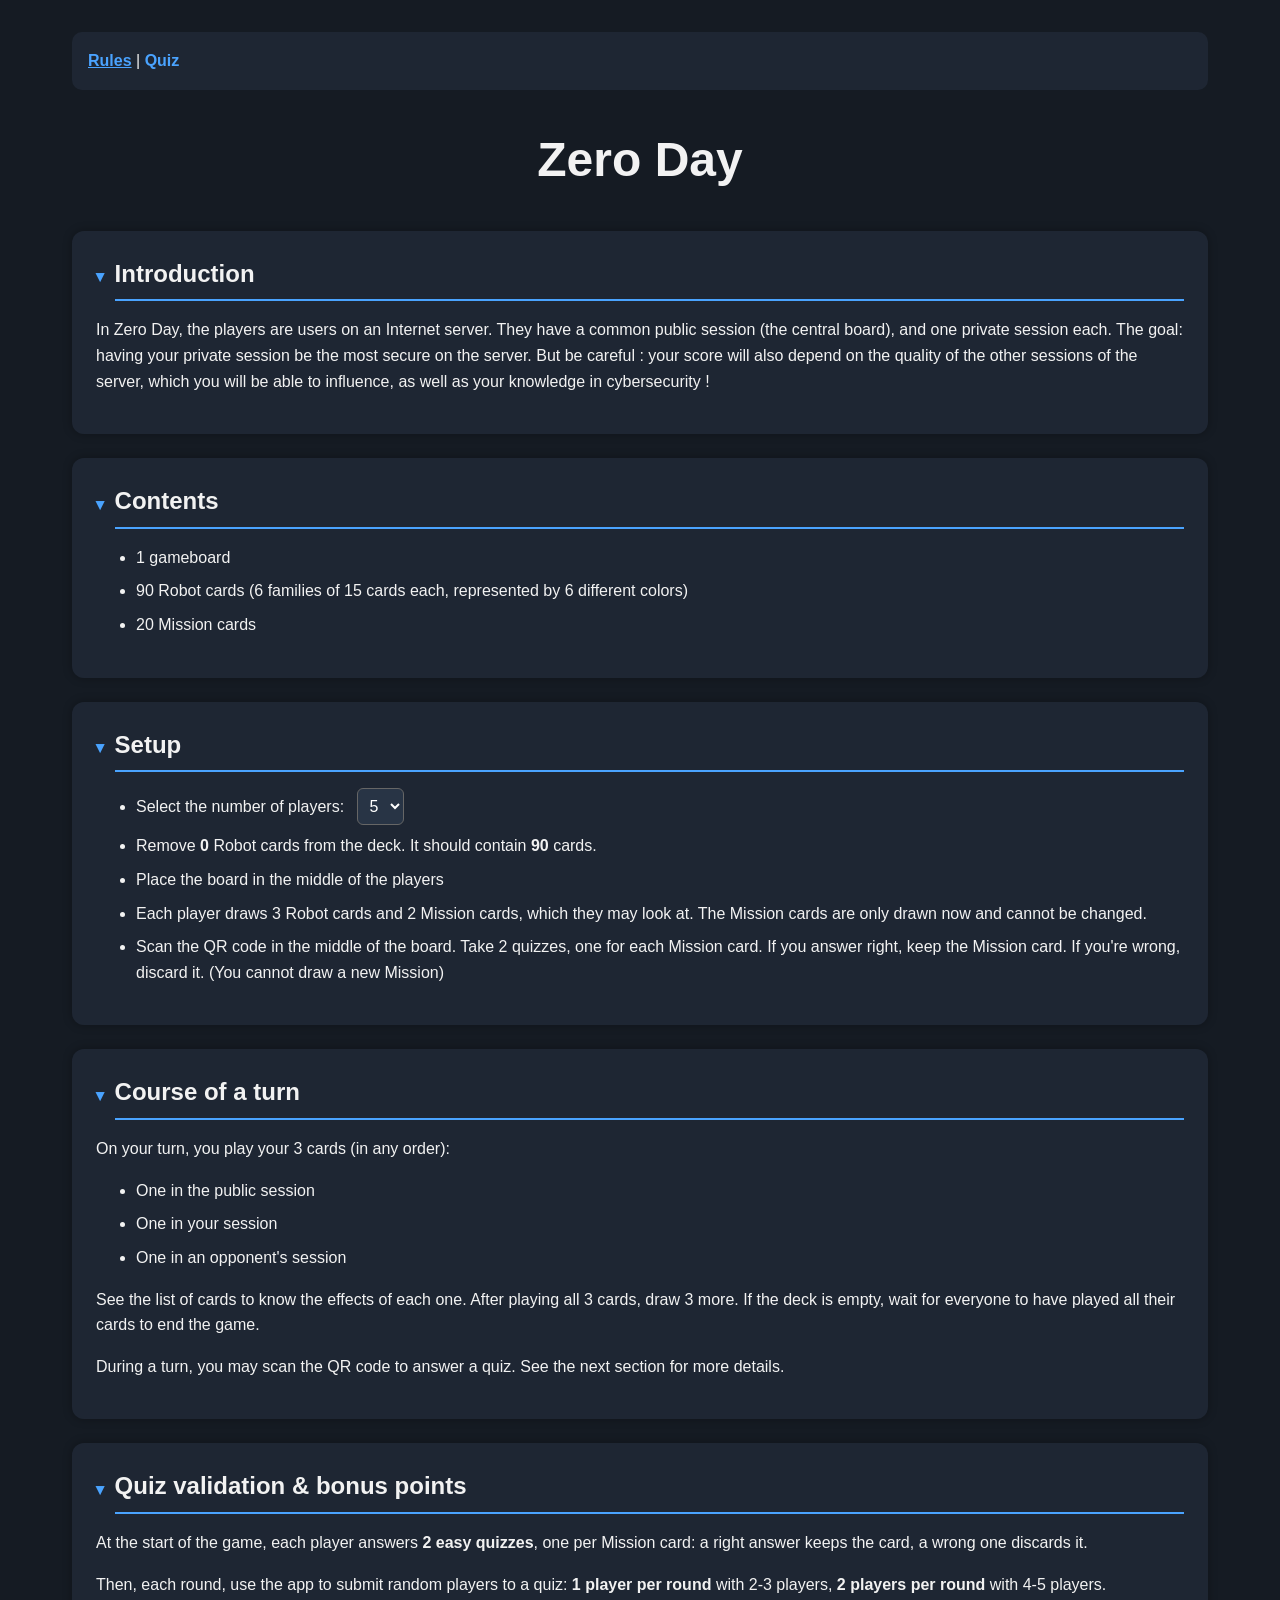
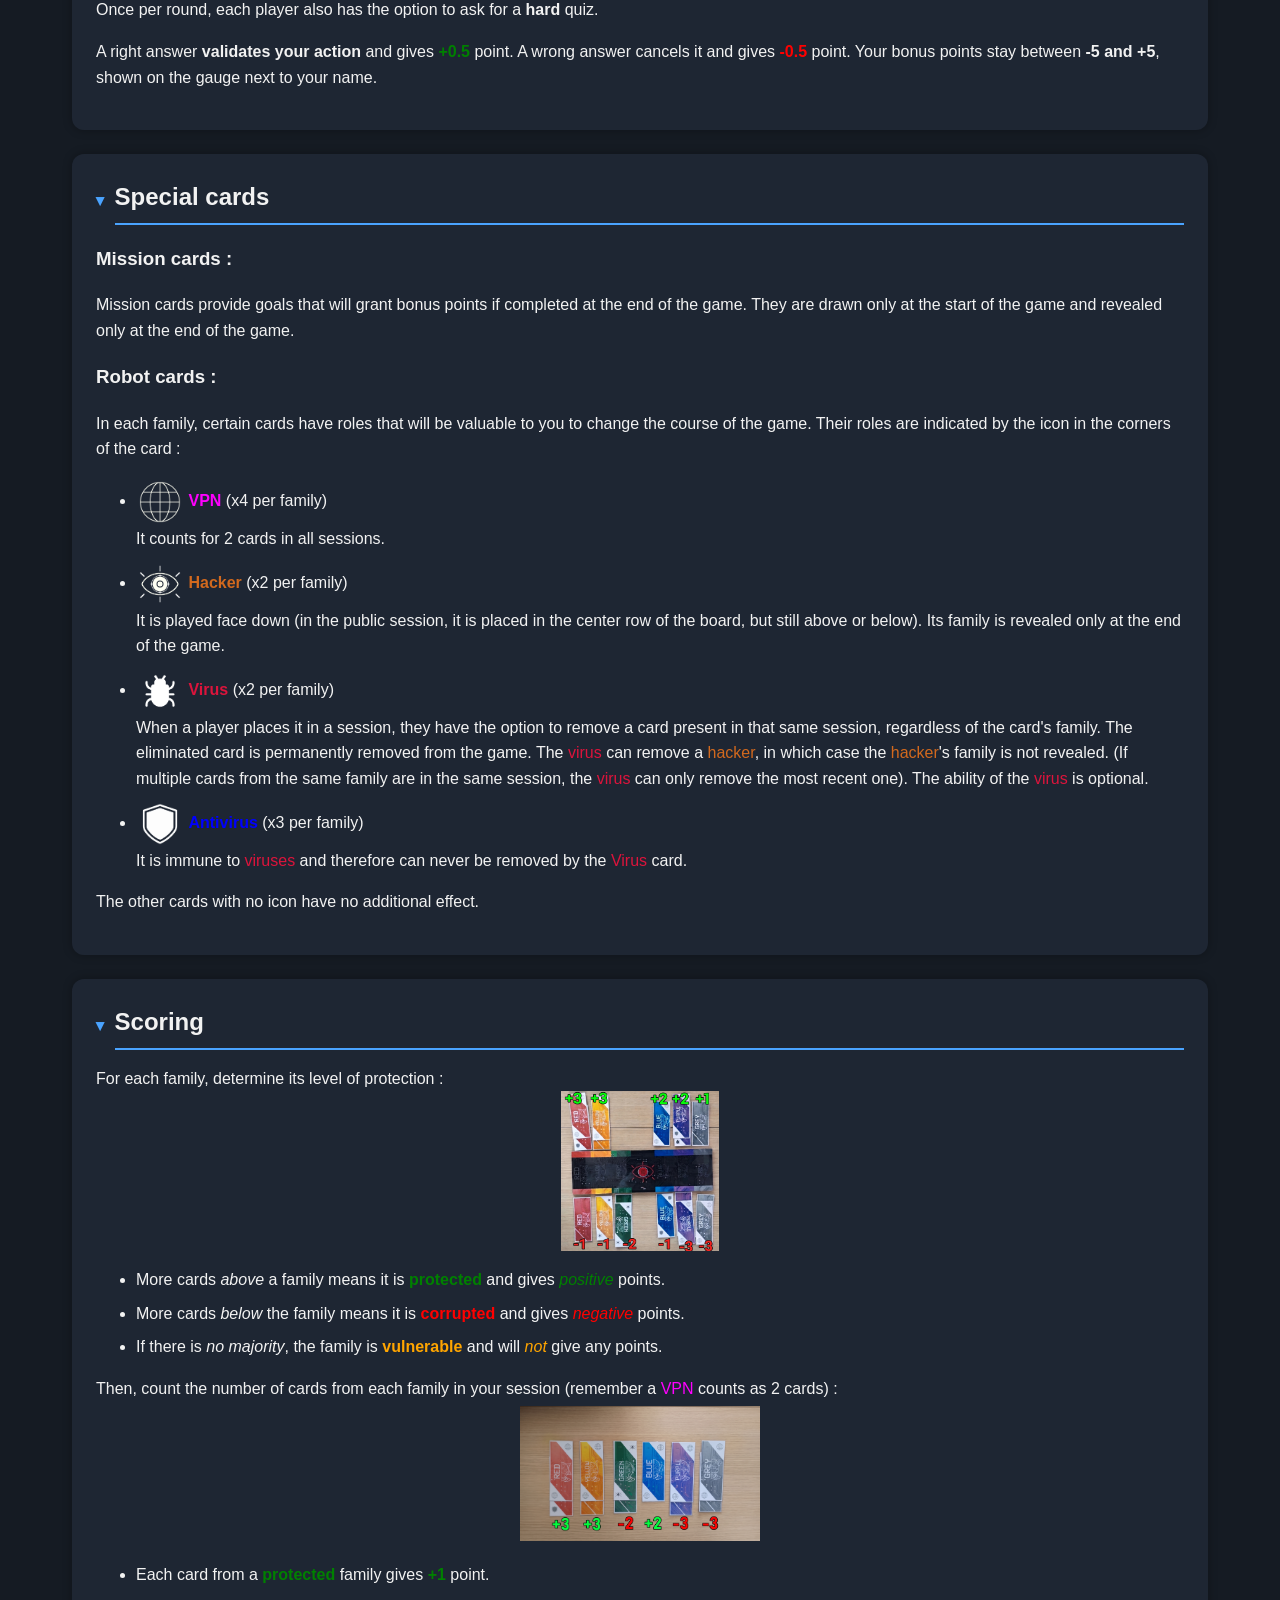
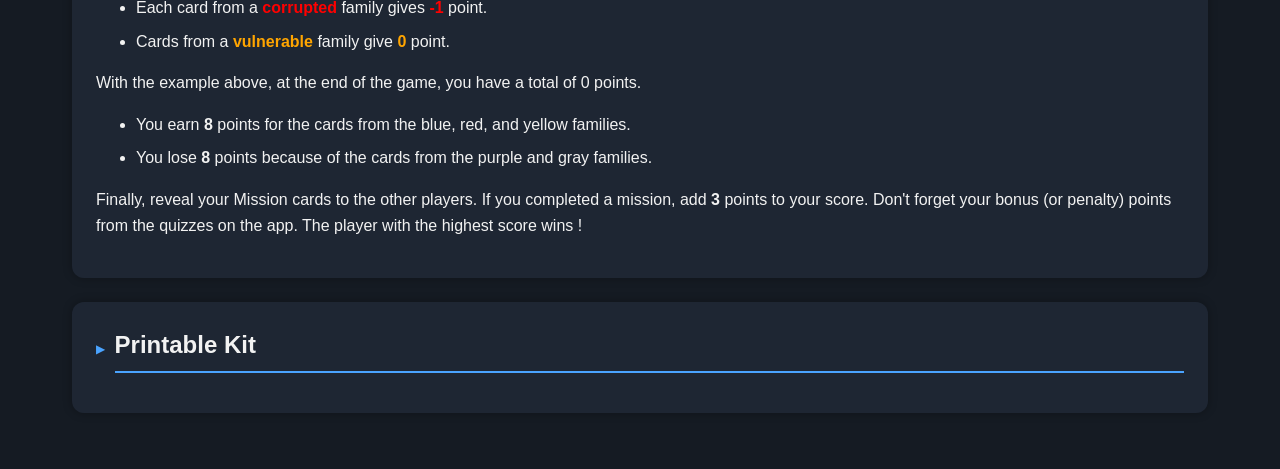
<file: index.html>
<!DOCTYPE html>
<html lang="en">

<head>
    <meta charset="UTF-8">
    <meta name="viewport" content="width=device-width, initial-scale=1.0">

    <title>Zero Day - Rules</title>

    <link rel="stylesheet" href="./style.css">
    <script src="./index.js" defer></script>

</head>

<body>

    <nav>
        <a><u>Rules</u></a> |
        <a href="./quiz.html">Quiz</a>
    </nav>

    <h1>Zero Day</h1>

    <details class="card" open>
        <summary><h2>Introduction</h2></summary>
        <p>In Zero Day, the players are users on an Internet server. They have a common public
        session (the central board), and one private session each. The goal: having your private
        session be the most secure on the server. But be careful : your score will also depend
        on the quality of the other sessions of the server, which you
        will be able to influence, as well as your knowledge in cybersecurity !</p>
    </details>

    <details class="card" open>
        <summary><h2>Contents</h2></summary>

        <ul>
            <li>1 gameboard</li>
            <li>90 Robot cards (6 families of 15 cards each, represented by 6 different colors)</li>
            <li>20 Mission cards</li>
        </ul>
    </details>

    <details class="card" open>
        <summary><h2>Setup</h2></summary>

        <ul>
            <li>
                <label for="players"> Select the number of players:</label>
                <select id="players">
                    <option value="5" data-cards-to-remove="0">5</option>
                    <option value="4" data-cards-to-remove="6">4</option>
                    <option value="3" data-cards-to-remove="18">3</option>
                    <option value="2" data-cards-to-remove="30">2</option>
                </select>
            </li>
            <li>
                Remove <strong id="removed-cards">0</strong> Robot cards from the deck.
                It should contain
                <strong id="remaining-cards">90</strong> cards.
            </li>
            <li>Place the board in the middle of the players</li>
            <li>
                Each player draws 3 Robot cards and 2 Mission cards, which they may look at.
                The Mission cards are only drawn now and cannot be changed.
            </li>
            <li>
                Scan the QR code in the middle of the board. Take 2 quizzes, one for each Mission card.
                If you answer right, keep the Mission card.
                If you're wrong, discard it. (You cannot draw a new Mission)
            </li>
        </ul>
    </details>

    <details class="card" open>

        <summary><h2>Course of a turn</h2></summary>

        On your turn, you play your 3 cards (in any order):

        <ul>
            <li>One in the public session</li>
            <li>One in your session</li>
            <li>One in an opponent's session</li>
        </ul>
        <p>
            See the list of cards to know the effects of each one.
            After playing all 3 cards, draw 3 more.
            If the deck is empty, wait for everyone to have played all their cards to end the game.
        </p>
        <p>
            During a turn, you may scan the QR code to answer a quiz. 
            See the next section for more details.
        </p>
    </details>

    <details class="card" open>
        <summary><h2>Quiz validation & bonus points</h2></summary>
        <p>
            At the start of the game, each player answers <strong>2 easy quizzes</strong>, one per Mission card:
            a right answer keeps the card, a wrong one discards it.
        </p>
        <p>
            Then, each round, use the app to submit random players to a quiz: <strong>1 player per round</strong> with 2-3 players,
            <strong>2 players per round</strong> with 4-5 players. <br> 
            Once per round, each player also has the option to ask for a <strong>hard</strong> quiz.
        </p>
        <p>
            A right answer <strong>validates your action</strong> and gives <strong class="protected">+0.5</strong> point.
            A wrong answer cancels it and gives <strong class="corrupted">-0.5</strong> point.
            Your bonus points stay between <strong>-5 and +5</strong>, shown on the gauge next to your name.
        </p>
    </details>

    <details class="card" open>

        <summary><h2>Special cards</h2></summary>

        <h3>Mission cards :</h3>
        <p>
            Mission cards provide goals that will grant bonus points if completed at the end of the game.
            They are drawn only at the start of the game and revealed only at the end of the game.
        </p>

        <h3>Robot cards :</h3>
        <p>
            In each family, certain cards have roles that will be valuable to you to change the course of the game.
            Their roles are indicated by the icon in the corners of the card :
        </p>

        <ul class="role-icons">
            <li>
                <img src="./assets/vpn.png">
                <strong class="vpn">VPN</strong> (x4 per family) <br>
                It counts for 2 cards in all sessions.
            </li>
            <li>
                <img src="./assets/hacker.png">
                <strong class="hacker">Hacker</strong> (x2 per family) <br>
                It is played face down (in the public session, it is placed in the center row of the board, but still above or below).
                Its family is revealed only at the end of the game.
            </li>
            <li>
                <img src="./assets/virus.png">
                <strong class="virus">Virus</strong> (x2 per family) <br>
                When a player places it in a session,
                they have the option to remove a card present in that same session,
                regardless of the card's family.

                The eliminated card is permanently removed from the game.

                The <span class="virus">virus</span>
                can remove a <span class="hacker">hacker</span>,
                in which case the <span class="hacker">hacker</span>'s family is not revealed.

                (If multiple cards from the same family are in the same session,
                the <span class="virus">virus</span> can only remove the most recent one).

                The ability of the <span class="virus">virus</span> is optional.
            </li>
            <li>
                <img src="./assets/antivirus.png">
                <strong class="antivirus">Antivirus</strong> (x3 per family) <br>
                It is immune to <span class="virus">viruses</span>
                and therefore can never be removed 
                by the <span class="virus">Virus</span> card.
            </li>

        </ul>

        <p>
            The other cards with no icon have no additional effect.
        </p>

    </details>

    <details class="card" open>

        <summary><h2>Scoring</h2></summary>

        For each family, determine its level of protection :
        <img class="score1" src="./assets/score1.jpg">

        <ul>
            <li>
                More cards <em>above</em> a family means
                it is <strong class="protected">protected</strong>
                and gives
                <em class="protected">positive</em> points.
            </li>
            <li>
                More cards <em>below</em> the family means
                it is <strong class="corrupted">corrupted</strong>
                and gives
                <em class="corrupted">negative</em> points.
            </li>
            <li>
                If there is <em>no majority</em>,
                the family is <strong class="vulnerable">vulnerable</strong>
                and will <em class="vulnerable">not</em> give any points.
            </li>
        </ul>

        Then, count the number of cards from each family in your session
        (remember a <span class="vpn">VPN</span> counts as 2 cards) :

        <img class="score2" src="./assets/score2.jpg">
        <ul>
            <li>
                Each card from a
                <strong class="protected">protected</strong>
                family gives
                <strong class="protected">+1</strong> point.
            </li>

            <li>
                Each card from a
                <strong class="corrupted">corrupted</strong>
                family gives
                <strong class="corrupted">-1</strong> point.
            </li>

            <li>
                Cards from a
                <strong class="vulnerable">vulnerable</strong>
                family give
                <strong class="vulnerable">0</strong> point.
            </li>
        </ul>
        <p>
            With the example above, at the end of the game, you have a total of 0 points.
            <ul>
                <li>
                    You earn <strong>8</strong> points 
                    for the cards from the blue, red, and yellow families.
                </li>
                <li>
                    You lose <strong>8</strong> points 
                    because of the cards from the purple and gray families.
                </li>
            </ul>
        </p>
        <p>
            Finally, reveal your Mission cards to the other players.
            If you completed a mission, add <strong>3</strong> points to your score.
            Don't forget your bonus (or penalty) points from the quizzes on the app.
            The player with the highest score wins !
        </p>

    </details>
    
    <details class="card">
        <summary><h2>Printable Kit</h2></summary>
        <img class="kit" src="assets/printable-kit.png">
    </details>

</body>

</html>
</file>
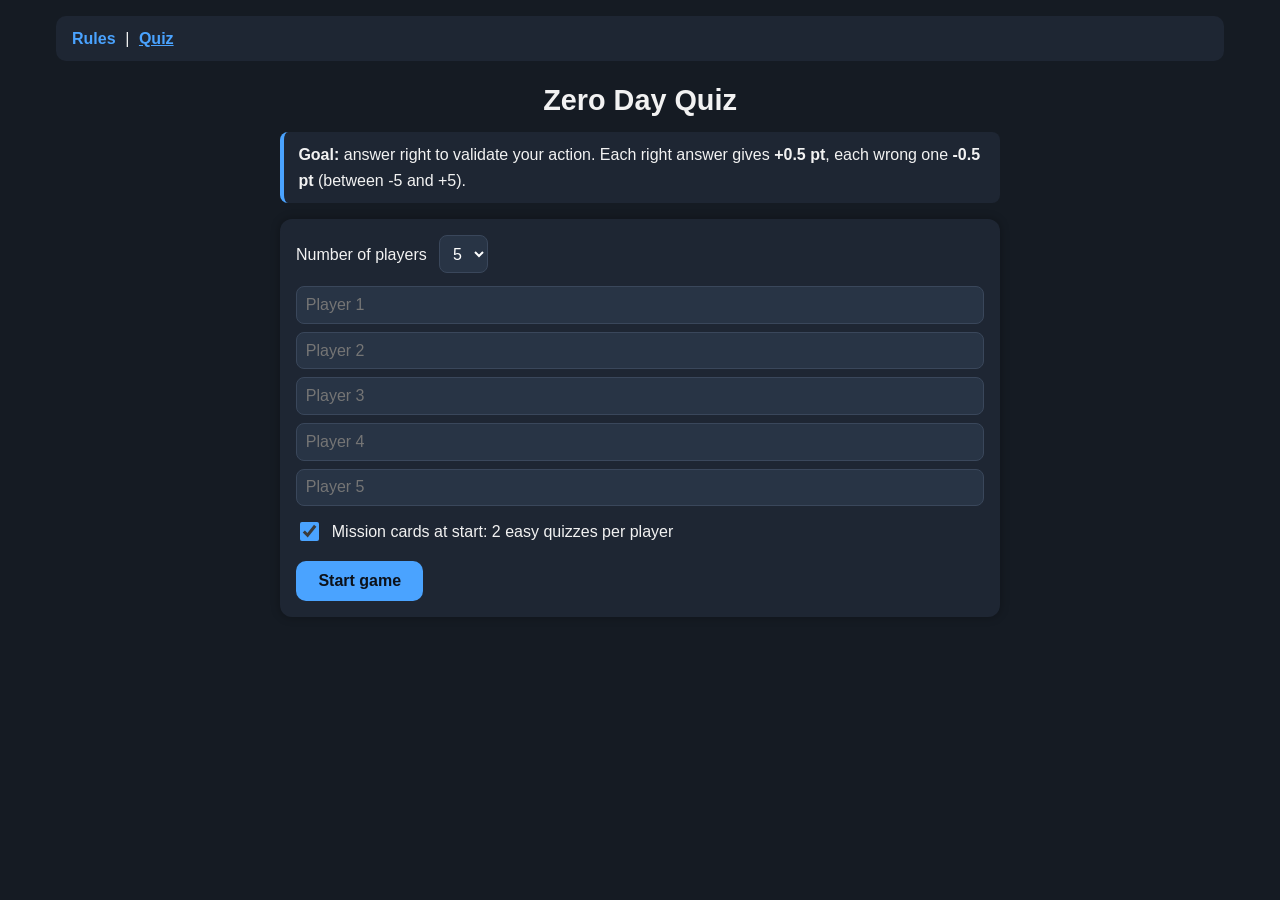
<file: quiz.html>
<!DOCTYPE html>
<html lang="en">

<head>
    <meta charset="UTF-8">
    <meta name="viewport" content="width=device-width, initial-scale=1.0">
    <title>Zero Day - Quiz</title>
    <link rel="stylesheet" href="./style.css">
    <link rel="stylesheet" href="./quiz.css">
    <script src="./quiz.js" defer></script>
</head>

<body>

    <nav>
        <a href="./index.html">Rules</a> |
        <a><u>Quiz</u></a>
        <button id="edit_button" class="link" hidden>Edit names</button>
        <button id="reset_button" class="link" hidden>New game</button>
    </nav>

    <div id="quiz-container">

        <h1>Zero Day Quiz</h1>

        <p class="goal">
            <strong>Goal:</strong> answer right to validate your action.
            Each right answer gives <strong>+0.5 pt</strong>, each wrong one <strong>-0.5 pt</strong> (between -5 and +5).
        </p>

        <section id="setup" class="card" hidden>
            <label for="player_count">Number of players</label>
            <select id="player_count">
                <option>2</option>
                <option>3</option>
                <option>4</option>
                <option selected>5</option>
            </select>
            <div id="name_fields"></div>
            <label class="check"><input type="checkbox" id="mission_option" checked> Mission cards at start: 2 easy quizzes per player</label>
            <button id="start_button" class="primary">Start game</button>
        </section>

        <section id="names_panel" class="card" hidden>
            <strong>Edit player names</strong>
            <div id="edit_fields"></div>
            <div class="button-row">
                <button id="save_names" class="primary">Save</button>
                <button id="cancel_names" class="primary secondary">Cancel</button>
            </div>
        </section>

        <section id="game" hidden>

            <p id="hint" class="hint">Tap a player to volunteer (hard quiz), or let chance decide.</p>

            <div id="scoreboard"></div>

            <button id="pick_button" class="primary" disabled>Pick a random player to do the next captcha quiz</button>

            <div id="round" hidden>
                <div id="meta">
                    <strong id="player_name"></strong>
                    <span id="cat" class="badge"></span>
                    <span id="diff" class="badge"></span>
                </div>

                <h2 id="question">Loading...</h2>

                <div id="answers"></div>

                <div class="button-row">
                    <button id="confirm_button" class="primary" disabled>Confirm</button>
                    <button id="reload_button" class="primary" hidden>Next round</button>
                </div>

                <span id="answer" hidden></span>
            </div>

        </section>

    </div>

</body>

</html>
</file>
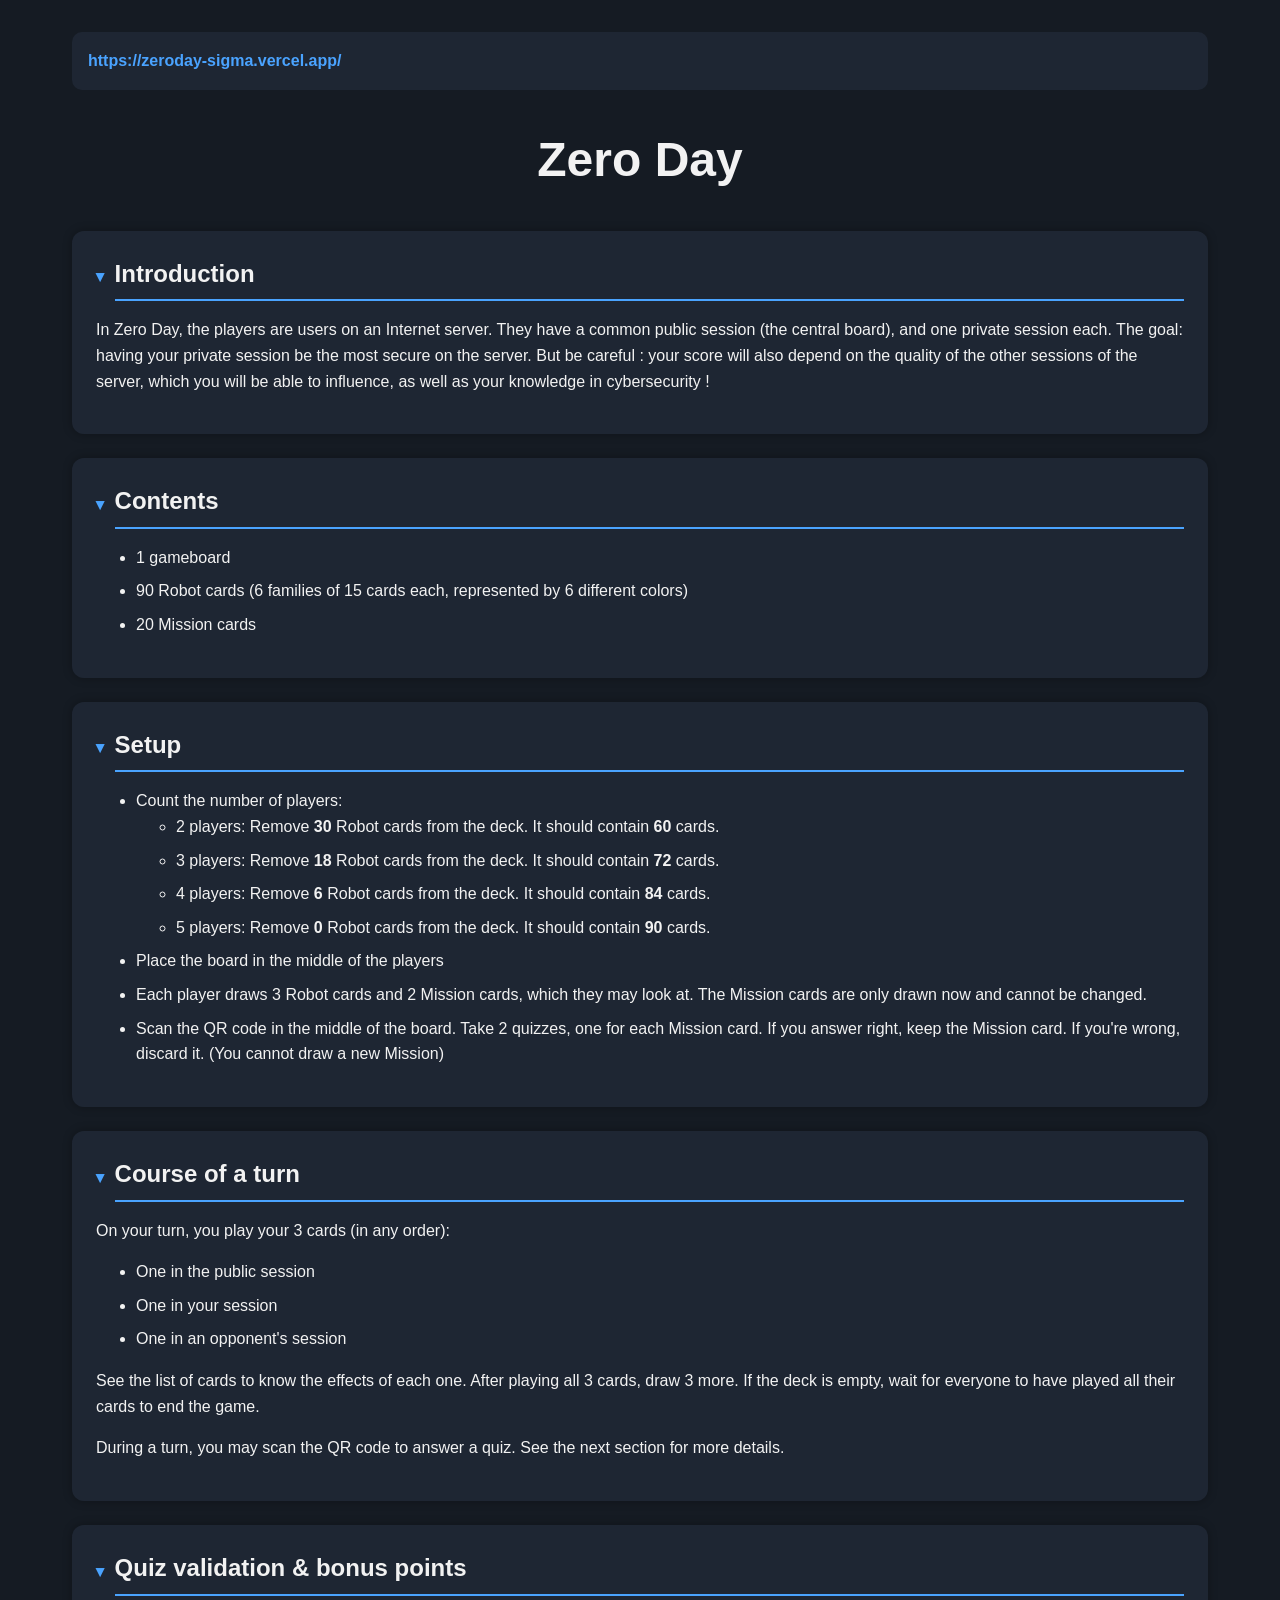
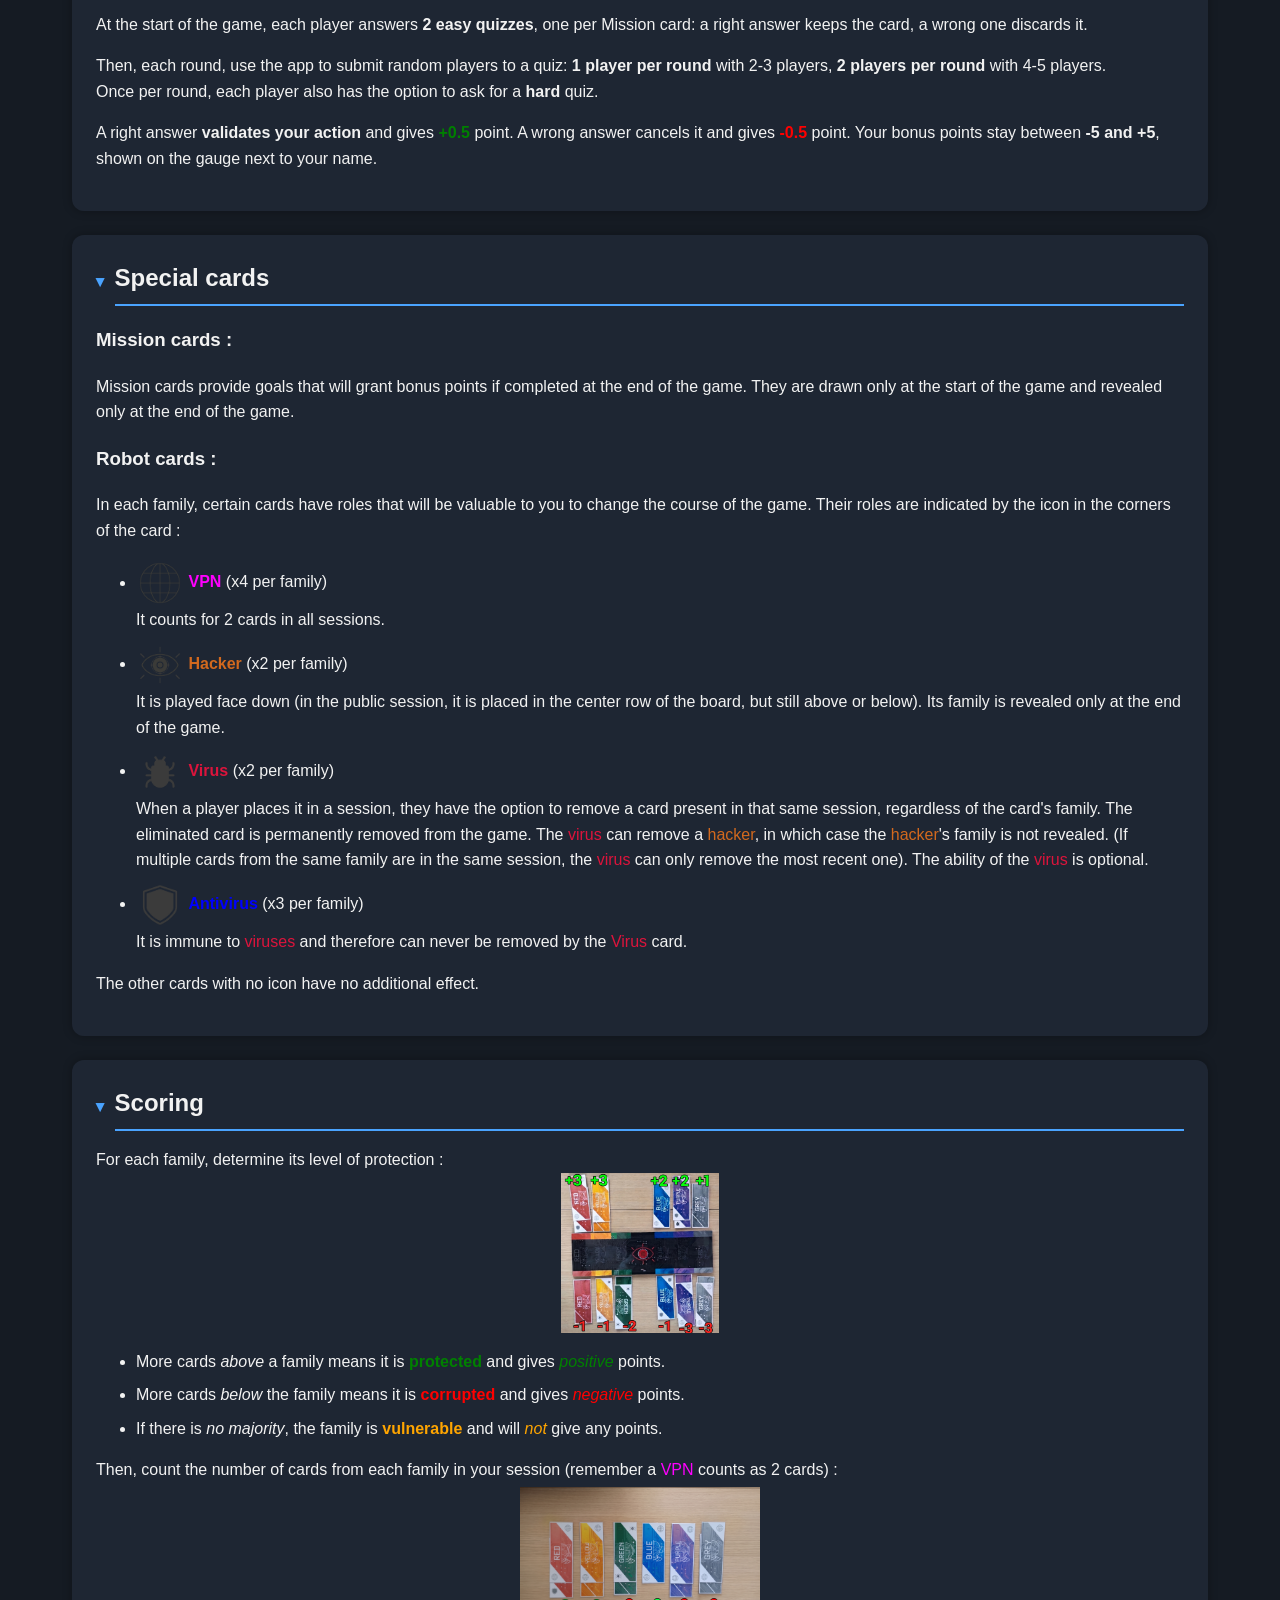
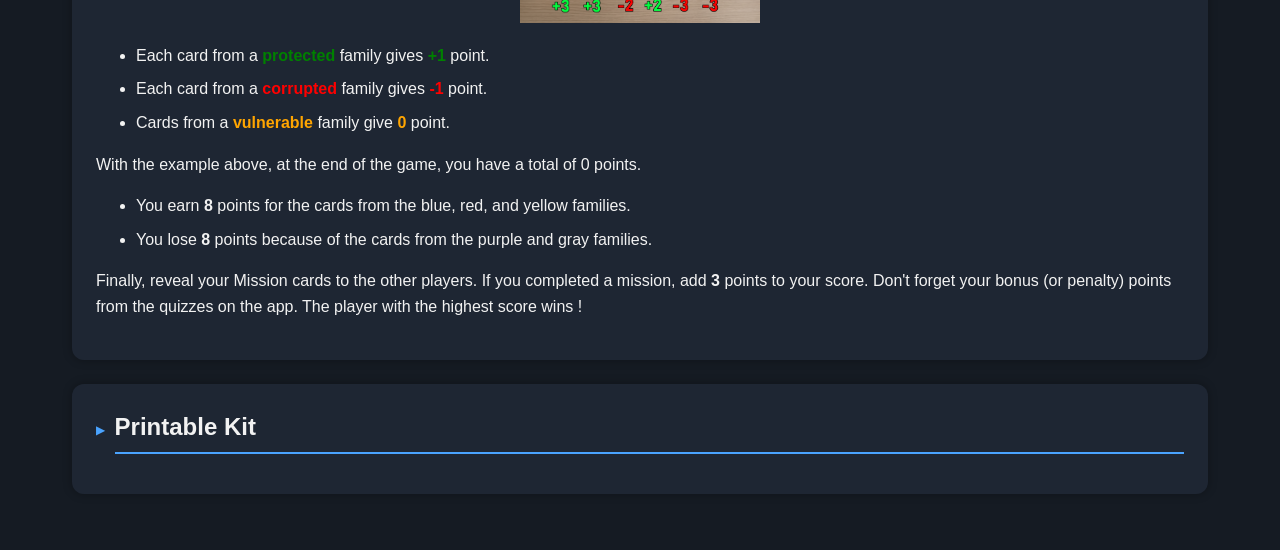
<file: PrintableRules/printable-rules.html>
<!DOCTYPE html>
<html lang="en">
<head>
    <meta charset="UTF-8">
    <meta name="viewport" content="width=device-width, initial-scale=1.0">
    <title>Zero Day - Printable Rules</title>
    <link rel="stylesheet" href="../style.css">
    <script src="./printable-rules.js" defer></script>
</head>
<body class="printable-rules">
</body>
</html>
</file>
<file: style.css>
:root {
    --bg-color: #151b23;
    --card-color: #1e2633;
    --text-color: #f2f2f2;
    --accent-color: #4aa3ff;

    --success: #2ecc71;
    --danger: #e74c3c;
    --warning: #f39c12;
}

* {
    box-sizing: border-box;
}

body {
    margin: 0;
    padding: 2rem;
    background-color: var(--bg-color);
    color: var(--text-color);

    font-family: Arial, Helvetica, sans-serif;
    line-height: 1.6;

    max-width: 1200px;
    margin-left: auto;
    margin-right: auto;
}

h1 {
    text-align: center;
    font-size: 3rem;
    margin-bottom: 2rem;
}

h2 {
    border-bottom: 2px solid var(--accent-color);
    padding-bottom: .4rem;
}

a {
    color: var(--accent-color);
    text-decoration: none;
}

a:hover {
    text-decoration: underline;
}

nav {
    background-color: var(--card-color);
    border-radius: 10px;
    padding: 1rem;
    margin-bottom: 2rem;
}

nav a {
    font-weight: bold;
}

section,
div {
    margin-bottom: 1rem;
}

ul li {
    margin-bottom: .5rem;
}

.role-icons img {
    width: 3em;
    height: 3em;
    object-fit: contain;
    vertical-align: middle;
}
.score1 {
    display: block;
    width: 10em;
    height: 10em;
    margin: 0 auto;
    object-fit: contain;
}
.score2 {
    display: block;
    width: 15em;
    height: 9em;
    margin: 0 auto;
    object-fit: contain;
}
.kit {
    display: block;
    width: 20em;
    height: 20em;
    margin: 0 auto;
    object-fit: contain;
}

.card {
    background-color: var(--card-color);
    padding: 1.5rem;
    border-radius: 12px;
    box-shadow: 0 0 10px rgba(0,0,0,.3);
    margin-bottom: 1.5rem;
}

.card > summary {
    display: flex;
    align-items: center;
    gap: .6rem;
    cursor: pointer;
    list-style: none;
    margin-bottom: 1rem;
}

.card > summary::-webkit-details-marker {
    display: none;
}

.card > summary::before {
    content: "▶";
    color: var(--accent-color);
    font-size: .75em;
    transition: transform .2s ease;
}

.card[open] > summary::before {
    transform: rotate(90deg);
}

.card > summary h2 {
    flex: 1;
    margin: 0;
}

.card > summary:focus-visible {
    outline: 2px solid var(--accent-color);
    outline-offset: 4px;
}

.protected {
    color:green;
}
.corrupted {
    color:red;
}
.vulnerable {
    color:orange;
}

.vpn {
    color:magenta;
}
.hacker {
    color:chocolate;
}
.virus {
    color:crimson;
}
.antivirus {
    color:blue;
}

select {
    padding: 0.5rem;
    border-radius: 6px;
    border: 1px solid #666;

    background-color: #283445;
    color: white;

    font-size: 1rem;
    margin-left: 0.5rem;
}
.goal {
    border-left: 4px solid var(--accent-color);
}

@media print {
    .printable-rules .card {
        break-inside: avoid;
        page-break-inside: avoid;
    }
}
</file>
<file: quiz.css>
body { padding: 1rem; }
nav { display: flex; align-items: center; gap: .6rem; padding: .6rem 1rem; margin-bottom: 1rem; }
#edit_button { margin-left: auto; }
nav .link { background: none; border: 0; color: var(--accent-color); font: inherit; font-weight: bold; cursor: pointer; }

#quiz-container { max-width: 720px; margin: auto; }
#quiz-container h1 { font-size: 1.8rem; margin: 0 0 .6rem; }

.goal { margin: 0 0 1rem; padding: .6rem .9rem; background: var(--card-color); border-left: 4px solid var(--accent-color); border-radius: 8px; }
.hint { margin: 0 0 .5rem; font-size: .9rem; opacity: .75; }
.card { padding: 1rem; margin-bottom: 1rem; }

input, select { padding: .55rem; border-radius: 8px; border: 1px solid #3a475b; background: #283445; color: white; font-size: 1rem; }
#name_fields { display: grid; gap: .5rem; margin: .8rem 0; }

button:focus-visible, input:focus-visible, select:focus-visible { outline: 3px solid var(--warning); outline-offset: 2px; }
button.primary { background: var(--accent-color); color: #0c1119; border: 0; border-radius: 10px; padding: .7rem 1.4rem; font-size: 1rem; font-weight: bold; cursor: pointer; transition: filter .15s; }
button.primary:hover:not(:disabled) { filter: brightness(1.12); }
button.primary:disabled { opacity: .45; cursor: not-allowed; }
#pick_button { width: 100%; padding: .9rem; font-size: 1rem; }

/* Player tokens: tap one to choose a volunteer */
#scoreboard { display: grid; grid-template-columns: repeat(auto-fit, minmax(150px, 1fr)); gap: .6rem; margin-bottom: 1rem; }
.player {
    display: grid; grid-template-columns: auto 1fr; grid-template-areas: "av name" "av pts" "av miss" "gauge gauge";
    align-items: center; column-gap: .6rem; text-align: left;
    background: var(--card-color); color: var(--text-color); font: inherit;
    border: 2px solid #2d3a4d; border-radius: 14px; padding: .6rem .7rem;
    cursor: pointer; transition: border-color .15s, transform .15s;
}
.player:hover:not(:disabled) { border-color: var(--accent-color); transform: translateY(-2px); }
.player.active { border-color: var(--accent-color); box-shadow: 0 0 0 3px rgba(74, 163, 255, .25); }
.player:disabled:not(.active) { opacity: .5; cursor: default; }
.avatar { grid-area: av; width: 2.4rem; height: 2.4rem; border-radius: 50%; display: grid; place-items: center; color: #0c1119; font-weight: 800; font-size: 1.1rem; }
.pname { grid-area: name; font-weight: bold; overflow: hidden; text-overflow: ellipsis; white-space: nowrap; }
.pts { grid-area: pts; font-size: .85rem; opacity: .8; }
.miss { grid-area: miss; font-size: .8rem; opacity: .7; }
.gauge { grid-area: gauge; position: relative; height: 10px; margin-top: .6rem; background: #2d3a4d; border-radius: 5px; overflow: hidden; }
.gauge::before { content: ""; position: absolute; top: 0; bottom: 0; left: 50%; width: 2px; margin-left: -1px; background: #8fa3b8; z-index: 1; }
.gauge i { position: absolute; top: 0; bottom: 0; width: 0; transition: width .35s ease; }
.gauge i.pos { left: 50%; background: var(--success); }
.gauge i.neg { right: 50%; background: var(--danger); }
@media (prefers-reduced-motion: reduce) { .gauge i { transition: none; } }

/* Question card, colored by card family */
#round {
    --fam: var(--accent-color);
    background: var(--card-color); border-top: 6px solid var(--fam); border-radius: 16px;
    padding: 1rem 1.1rem 1.2rem; box-shadow: 0 8px 24px rgba(0, 0, 0, .35);
    animation: deal .25s ease-out;
}
#round[data-cat="Virus"] { --fam: #ff4d6d; }
#round[data-cat="Hacker"] { --fam: #e08a3c; }
#round[data-cat="VPN"] { --fam: #e056e0; }
#round[data-cat="Antivirus"] { --fam: #5b9cff; }
#round[data-cat="Generic"] { --fam: #8fa3b8; }
@keyframes deal { from { opacity: 0; transform: translateY(10px); } }
@media (prefers-reduced-motion: reduce) { #round { animation: none; } }

#meta { display: flex; flex-wrap: wrap; align-items: center; gap: .5rem; margin: 0 0 .6rem; }
#player_name { font-size: 1.15rem; margin-right: auto; }
.badge { border: 1px solid currentColor; border-radius: 999px; padding: .1rem .7rem; font-size: .85rem; }
#cat { color: var(--fam); }
.badge.Easy { color: var(--success); }
.badge.Hard { color: var(--danger); }

#question { border: 0; padding: 0; margin: .2rem 0 1rem; font-size: 1.2rem; line-height: 1.35; }

#answers { display: flex; flex-direction: column; gap: .55rem; counter-reset: ans; }
.answer-button {
    counter-increment: ans; display: flex; align-items: center; gap: .8rem;
    background: #283445; border: 2px solid transparent; color: white; font-size: 1rem;
    padding: .7rem; border-radius: 10px; text-align: left; cursor: pointer; transition: background .15s;
}
.answer-button::before {
    content: counter(ans, upper-alpha); flex: none; width: 1.8rem; height: 1.8rem; border-radius: 8px;
    background: #0f151d; display: grid; place-items: center; font-weight: bold; font-size: .9rem;
}
.answer-button:hover:not(:disabled) { background: #324257; }
.answer-button.selected { border-color: var(--accent-color); }
.answer-button.correct { background: #1d6b3f; border-color: var(--success); }
.answer-button.wrong { background: #7a2230; border-color: var(--danger); }
.answer-button:disabled { cursor: default; color: white; }

.button-row { display: flex; gap: 1rem; margin: 1rem 0 0; }
#answer { display: block; margin-top: 1rem; padding: .7rem .9rem; border-left: 4px solid var(--fam); background: var(--bg-color); border-radius: 8px; font-weight: bold; white-space: pre-line; }
#answer[hidden] { display: none; }

@media (max-height: 700px) { #quiz-container h1 { display: none; } }
.check { display: flex; align-items: center; gap: .6rem; margin: .8rem 0 1rem; }
input[type="checkbox"] { width: 1.2rem; height: 1.2rem; padding: 0; accent-color: var(--accent-color); }
button.primary.secondary { background: #283445; color: white; }
#edit_fields { display: grid; gap: .5rem; margin: .8rem 0 0; }
</file>
